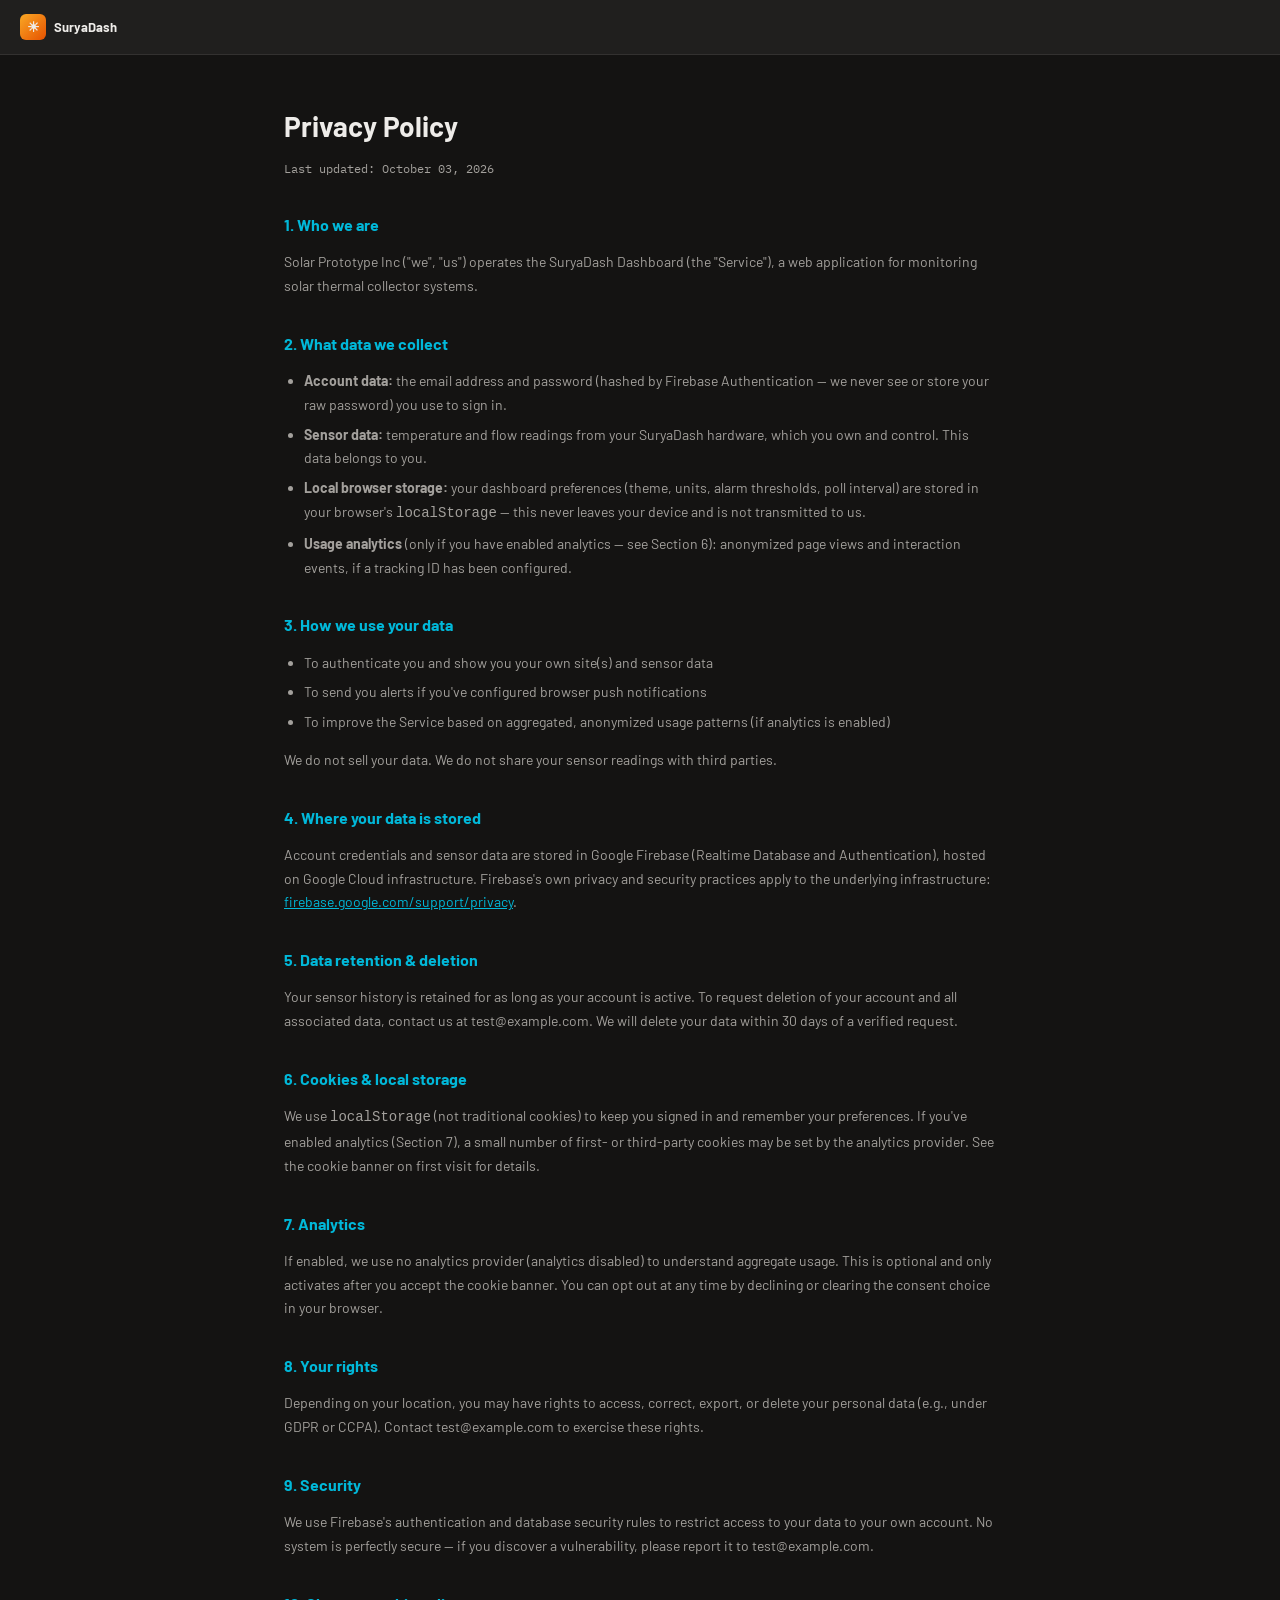
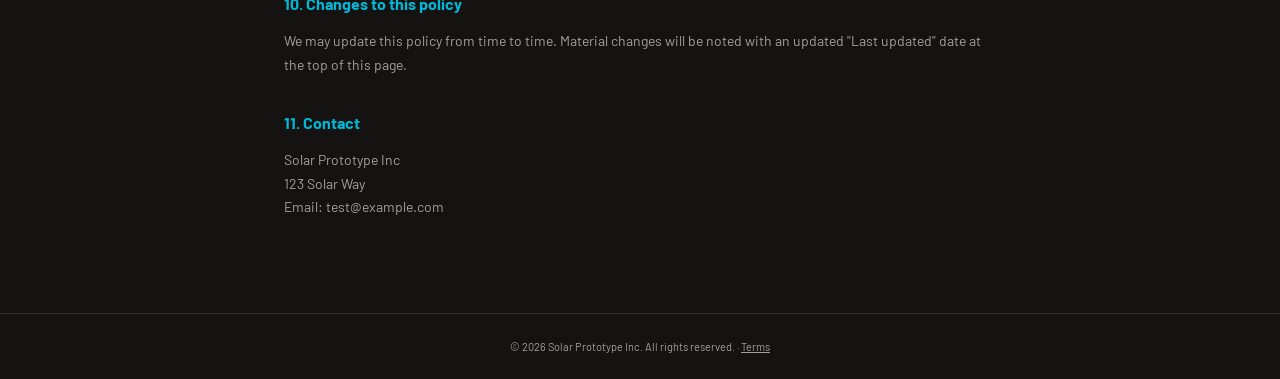
<file: privacy.html>
<!DOCTYPE html>
<html lang="en">
<head>
<meta charset="UTF-8">
<meta name="viewport" content="width=device-width,initial-scale=1.0">
<title>Privacy Policy | SuryaDash</title>
<meta name="description" content="How the SuryaDash collects, stores, and protects your data.">
<link rel="icon" type="image/svg+xml" href="favicon.svg">
<link href="https://fonts.googleapis.com/css2?family=IBM+Plex+Mono:wght@400;600;700&family=Barlow:wght@300;400;500;600;700&display=swap" rel="stylesheet">
<link rel="stylesheet" href="assets/css/legal.css">
</head>
<body>
<div class="legal-nav"><a href="/"><div class="sun">☀</div> SuryaDash</a></div>
<div class="legal-wrap">
  <h1>Privacy Policy</h1>
  <div class="legal-updated">Last updated: October 03, 2026</div>

  <h2>1. Who we are</h2>
  <p>Solar Prototype Inc ("we", "us") operates the SuryaDash
  Dashboard (the "Service"), a web application for monitoring solar thermal collector systems.</p>

  <h2>2. What data we collect</h2>
  <ul>
    <li><strong>Account data:</strong> the email address and password (hashed by Firebase Authentication —
    we never see or store your raw password) you use to sign in.</li>
    <li><strong>Sensor data:</strong> temperature and flow readings from your SuryaDash hardware, which
    you own and control. This data belongs to you.</li>
    <li><strong>Local browser storage:</strong> your dashboard preferences (theme, units, alarm thresholds,
    poll interval) are stored in your browser's <code>localStorage</code> — this never leaves your device
    and is not transmitted to us.</li>
    <li><strong>Usage analytics</strong> (only if you have enabled analytics — see Section 6): anonymized
    page views and interaction events, if a tracking ID has been configured.</li>
  </ul>

  <h2>3. How we use your data</h2>
  <ul>
    <li>To authenticate you and show you your own site(s) and sensor data</li>
    <li>To send you alerts if you've configured browser push notifications</li>
    <li>To improve the Service based on aggregated, anonymized usage patterns (if analytics is enabled)</li>
  </ul>
  <p>We do not sell your data. We do not share your sensor readings with third parties.</p>

  <h2>4. Where your data is stored</h2>
  <p>Account credentials and sensor data are stored in Google Firebase (Realtime Database and Authentication),
  hosted on Google Cloud infrastructure. Firebase's own privacy and security practices apply to the underlying
  infrastructure: <a href="https://firebase.google.com/support/privacy" style="color:var(--pbi-accent)">firebase.google.com/support/privacy</a>.</p>

  <h2>5. Data retention &amp; deletion</h2>
  <p>Your sensor history is retained for as long as your account is active. To request deletion of your account
  and all associated data, contact us at test@example.com.
  We will delete your data within 30 days of a verified request.</p>

  <h2>6. Cookies &amp; local storage</h2>
  <p>We use <code>localStorage</code> (not traditional cookies) to keep you signed in and remember your
  preferences. If you've enabled analytics (Section 7), a small number of first- or third-party cookies may
  be set by the analytics provider. See the cookie banner on first visit for details.</p>

  <h2>7. Analytics</h2>
  <p>If enabled, we use no analytics provider (analytics disabled)
  to understand aggregate usage. This is optional and only activates after you accept the cookie banner.
  You can opt out at any time by declining or clearing the consent choice in your browser.</p>

  <h2>8. Your rights</h2>
  <p>Depending on your location, you may have rights to access, correct, export, or delete your personal data
  (e.g., under GDPR or CCPA). Contact test@example.com to
  exercise these rights.</p>

  <h2>9. Security</h2>
  <p>We use Firebase's authentication and database security rules to restrict access to your data to your
  own account. No system is perfectly secure — if you discover a vulnerability, please report it to
  test@example.com.</p>

  <h2>10. Changes to this policy</h2>
  <p>We may update this policy from time to time. Material changes will be noted with an updated "Last updated"
  date at the top of this page.</p>

  <h2>11. Contact</h2>
  <p>
    Solar Prototype Inc<br>
    123 Solar Way<br>
    Email: test@example.com
  </p>
</div>
<div class="legal-footer">© 2026 Solar Prototype Inc. All rights reserved. · <a href="/terms.html" style="color:var(--pbi-muted)">Terms</a></div>
</body>
</html>
</file>
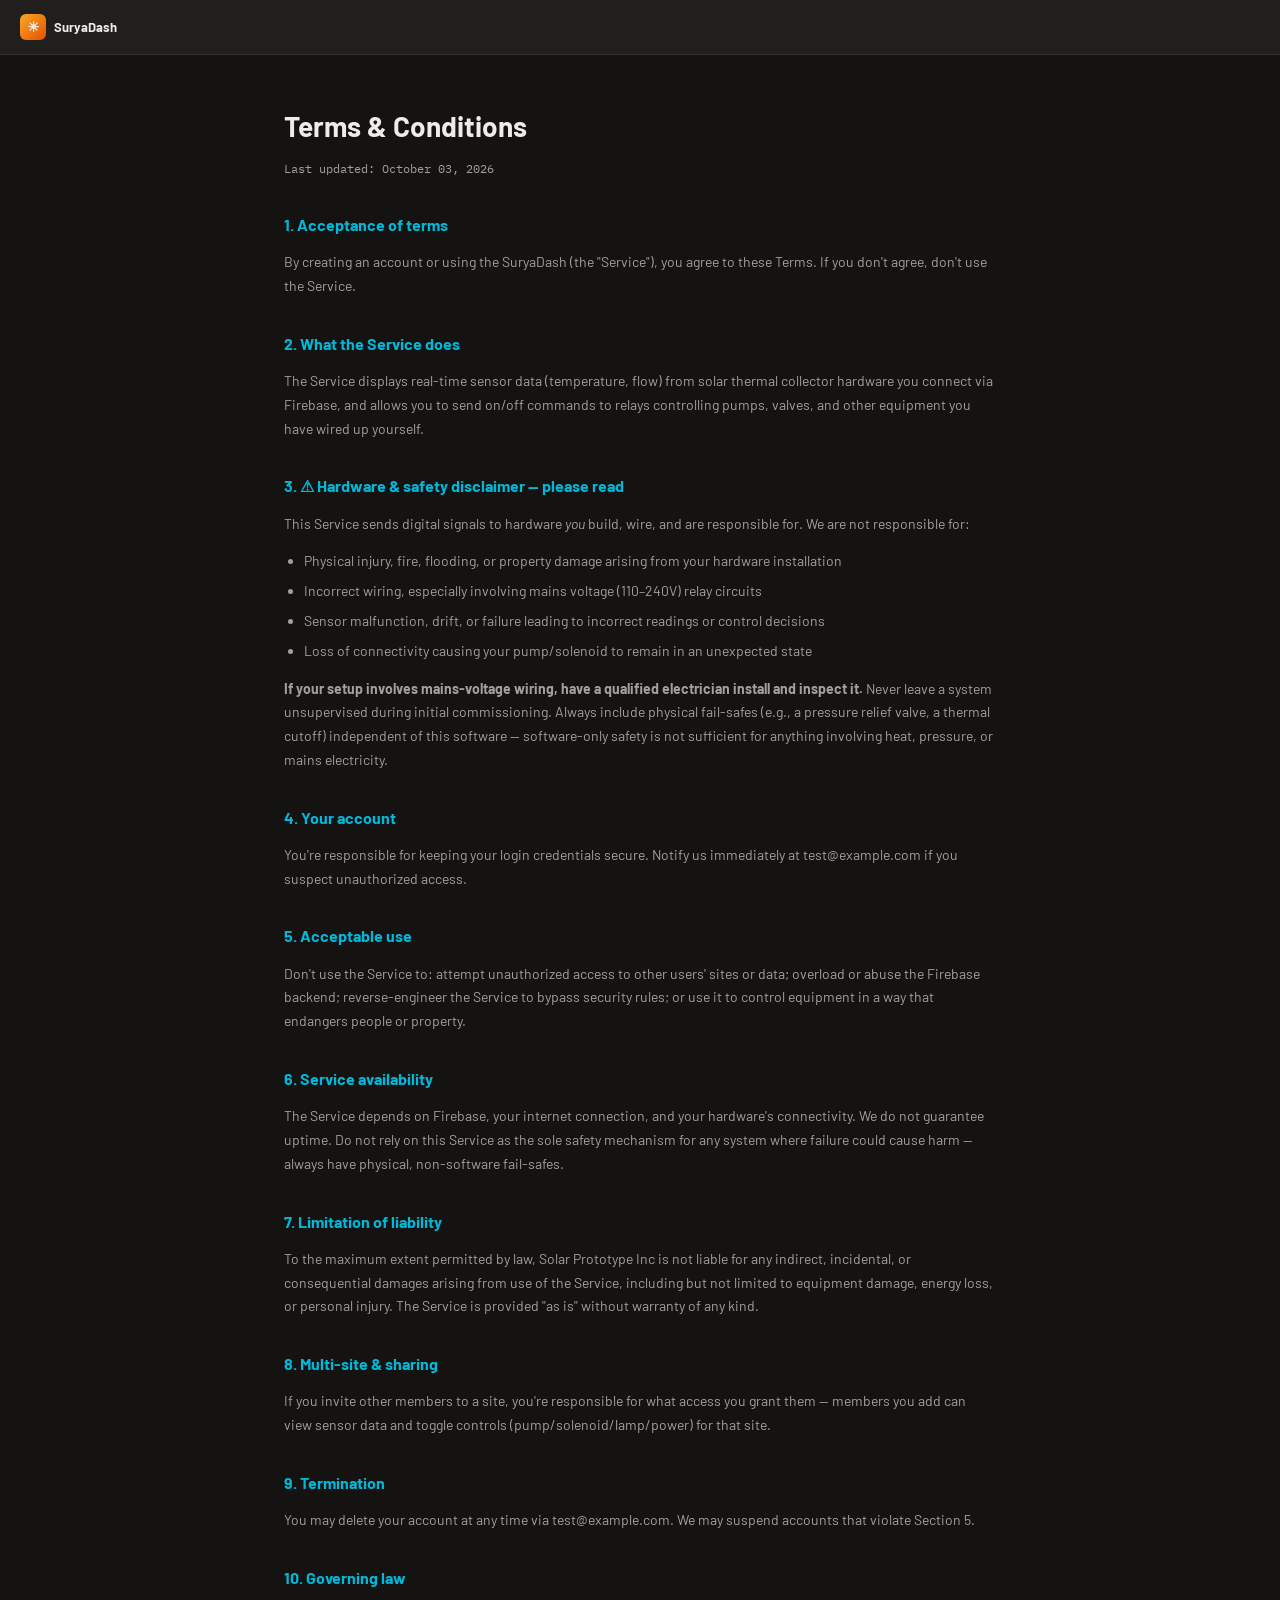
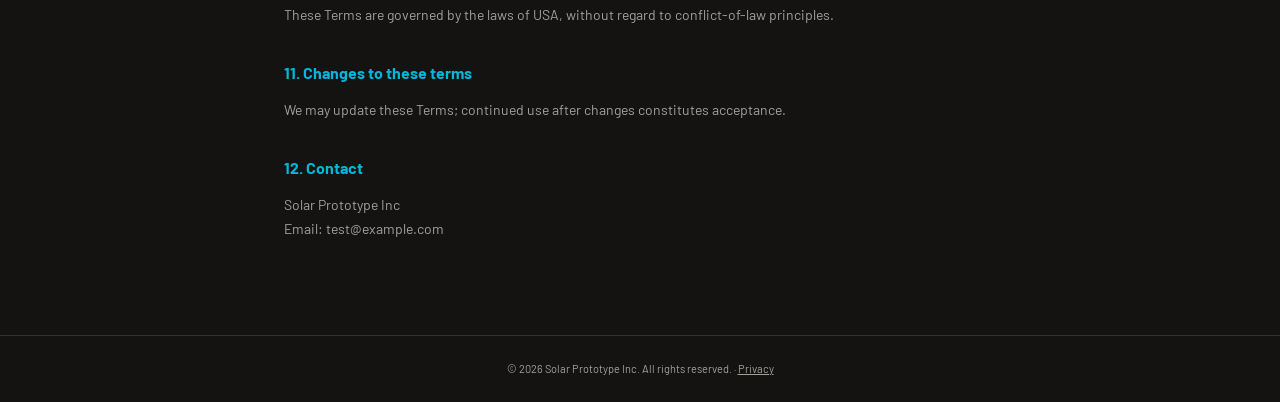
<file: terms.html>
<!DOCTYPE html>
<html lang="en">
<head>
<meta charset="UTF-8">
<meta name="viewport" content="width=device-width,initial-scale=1.0">
<title>Terms & Conditions | SuryaDash</title>
<meta name="description" content="Terms of service for using the SuryaDash.">
<link rel="icon" type="image/svg+xml" href="favicon.svg">
<link href="https://fonts.googleapis.com/css2?family=IBM+Plex+Mono:wght@400;600;700&family=Barlow:wght@300;400;500;600;700&display=swap" rel="stylesheet">
<link rel="stylesheet" href="assets/css/legal.css">
</head>
<body>
<div class="legal-nav"><a href="/"><div class="sun">☀</div> SuryaDash</a></div>
<div class="legal-wrap">
  <h1>Terms &amp; Conditions</h1>
  <div class="legal-updated">Last updated: October 03, 2026</div>

  <h2>1. Acceptance of terms</h2>
  <p>By creating an account or using the SuryaDash (the "Service"), you agree to these
  Terms. If you don't agree, don't use the Service.</p>

  <h2>2. What the Service does</h2>
  <p>The Service displays real-time sensor data (temperature, flow) from solar thermal collector hardware
  you connect via Firebase, and allows you to send on/off commands to relays controlling pumps, valves,
  and other equipment you have wired up yourself.</p>

  <h2>3. ⚠ Hardware &amp; safety disclaimer — please read</h2>
  <p>This Service sends digital signals to hardware <em>you</em> build, wire, and are responsible for.
  We are not responsible for:</p>
  <ul>
    <li>Physical injury, fire, flooding, or property damage arising from your hardware installation</li>
    <li>Incorrect wiring, especially involving mains voltage (110–240V) relay circuits</li>
    <li>Sensor malfunction, drift, or failure leading to incorrect readings or control decisions</li>
    <li>Loss of connectivity causing your pump/solenoid to remain in an unexpected state</li>
  </ul>
  <p><strong>If your setup involves mains-voltage wiring, have a qualified electrician install and inspect
  it.</strong> Never leave a system unsupervised during initial commissioning. Always include physical
  fail-safes (e.g., a pressure relief valve, a thermal cutoff) independent of this software — software-only
  safety is not sufficient for anything involving heat, pressure, or mains electricity.</p>

  <h2>4. Your account</h2>
  <p>You're responsible for keeping your login credentials secure. Notify us immediately at
  test@example.com if you suspect unauthorized access.</p>

  <h2>5. Acceptable use</h2>
  <p>Don't use the Service to: attempt unauthorized access to other users' sites or data; overload or
  abuse the Firebase backend; reverse-engineer the Service to bypass security rules; or use it to control
  equipment in a way that endangers people or property.</p>

  <h2>6. Service availability</h2>
  <p>The Service depends on Firebase, your internet connection, and your hardware's connectivity. We do
  not guarantee uptime. Do not rely on this Service as the sole safety mechanism for any system where
  failure could cause harm — always have physical, non-software fail-safes.</p>

  <h2>7. Limitation of liability</h2>
  <p>To the maximum extent permitted by law, Solar Prototype Inc is not
  liable for any indirect, incidental, or consequential damages arising from use of the Service, including
  but not limited to equipment damage, energy loss, or personal injury. The Service is provided "as is"
  without warranty of any kind.</p>

  <h2>8. Multi-site &amp; sharing</h2>
  <p>If you invite other members to a site, you're responsible for what access you grant them — members
  you add can view sensor data and toggle controls (pump/solenoid/lamp/power) for that site.</p>

  <h2>9. Termination</h2>
  <p>You may delete your account at any time via test@example.com.
  We may suspend accounts that violate Section 5.</p>

  <h2>10. Governing law</h2>
  <p>These Terms are governed by the laws of USA, without
  regard to conflict-of-law principles.</p>

  <h2>11. Changes to these terms</h2>
  <p>We may update these Terms; continued use after changes constitutes acceptance.</p>

  <h2>12. Contact</h2>
  <p>
    Solar Prototype Inc<br>
    Email: test@example.com
  </p>
</div>
<div class="legal-footer">© 2026 Solar Prototype Inc. All rights reserved. · <a href="/privacy.html" style="color:var(--pbi-muted)">Privacy</a></div>
</body>
</html>
</file>
<file: assets/css/legal.css>
:root{--pbi-bg:#141312;--pbi-panel:#201f1e;--pbi-panel2:#272523;--pbi-border:#333130;--pbi-white:#eeece9;--pbi-muted:#a3a09c;--pbi-accent:#01b8d9;}
*{box-sizing:border-box;margin:0;padding:0;}
html,body{background:var(--pbi-bg);color:var(--pbi-white);font-family:'Barlow',sans-serif;font-size:14px;line-height:1.7;}
.legal-nav{position:sticky;top:0;background:var(--pbi-panel);border-bottom:1px solid var(--pbi-border);padding:14px 20px;display:flex;align-items:center;gap:12px;z-index:10;}
.legal-nav a{color:var(--pbi-white);text-decoration:none;font-weight:700;font-size:13px;display:flex;align-items:center;gap:8px;}
.legal-nav .sun{width:26px;height:26px;background:linear-gradient(135deg,#f9a825,#e65100);border-radius:6px;display:flex;align-items:center;justify-content:center;font-size:14px;}
.legal-wrap{max-width:760px;margin:0 auto;padding:48px 24px 80px;}
.legal-wrap h1{font-size:28px;margin-bottom:8px;}
.legal-updated{font-size:12px;color:var(--pbi-muted);margin-bottom:32px;font-family:'IBM Plex Mono',monospace;}
.legal-wrap h2{font-size:16px;margin:32px 0 12px;color:var(--pbi-accent);}
.legal-wrap p{color:var(--pbi-muted);margin-bottom:14px;}
.legal-wrap ul{color:var(--pbi-muted);margin:0 0 14px 20px;}
.legal-wrap li{margin-bottom:6px;}
.placeholder{background:rgba(1,184,217,.12);border:1px dashed var(--pbi-accent);color:var(--pbi-accent);padding:1px 6px;border-radius:4px;font-family:'IBM Plex Mono',monospace;font-size:12px;}
.legal-callout{background:var(--pbi-panel);border-left:3px solid var(--pbi-accent);border-radius:0 6px 6px 0;padding:14px 16px;margin:20px 0;font-size:13px;color:var(--pbi-muted);}
.legal-footer{text-align:center;padding:24px;color:var(--pbi-muted);font-size:11px;border-top:1px solid var(--pbi-border);}
</file>
